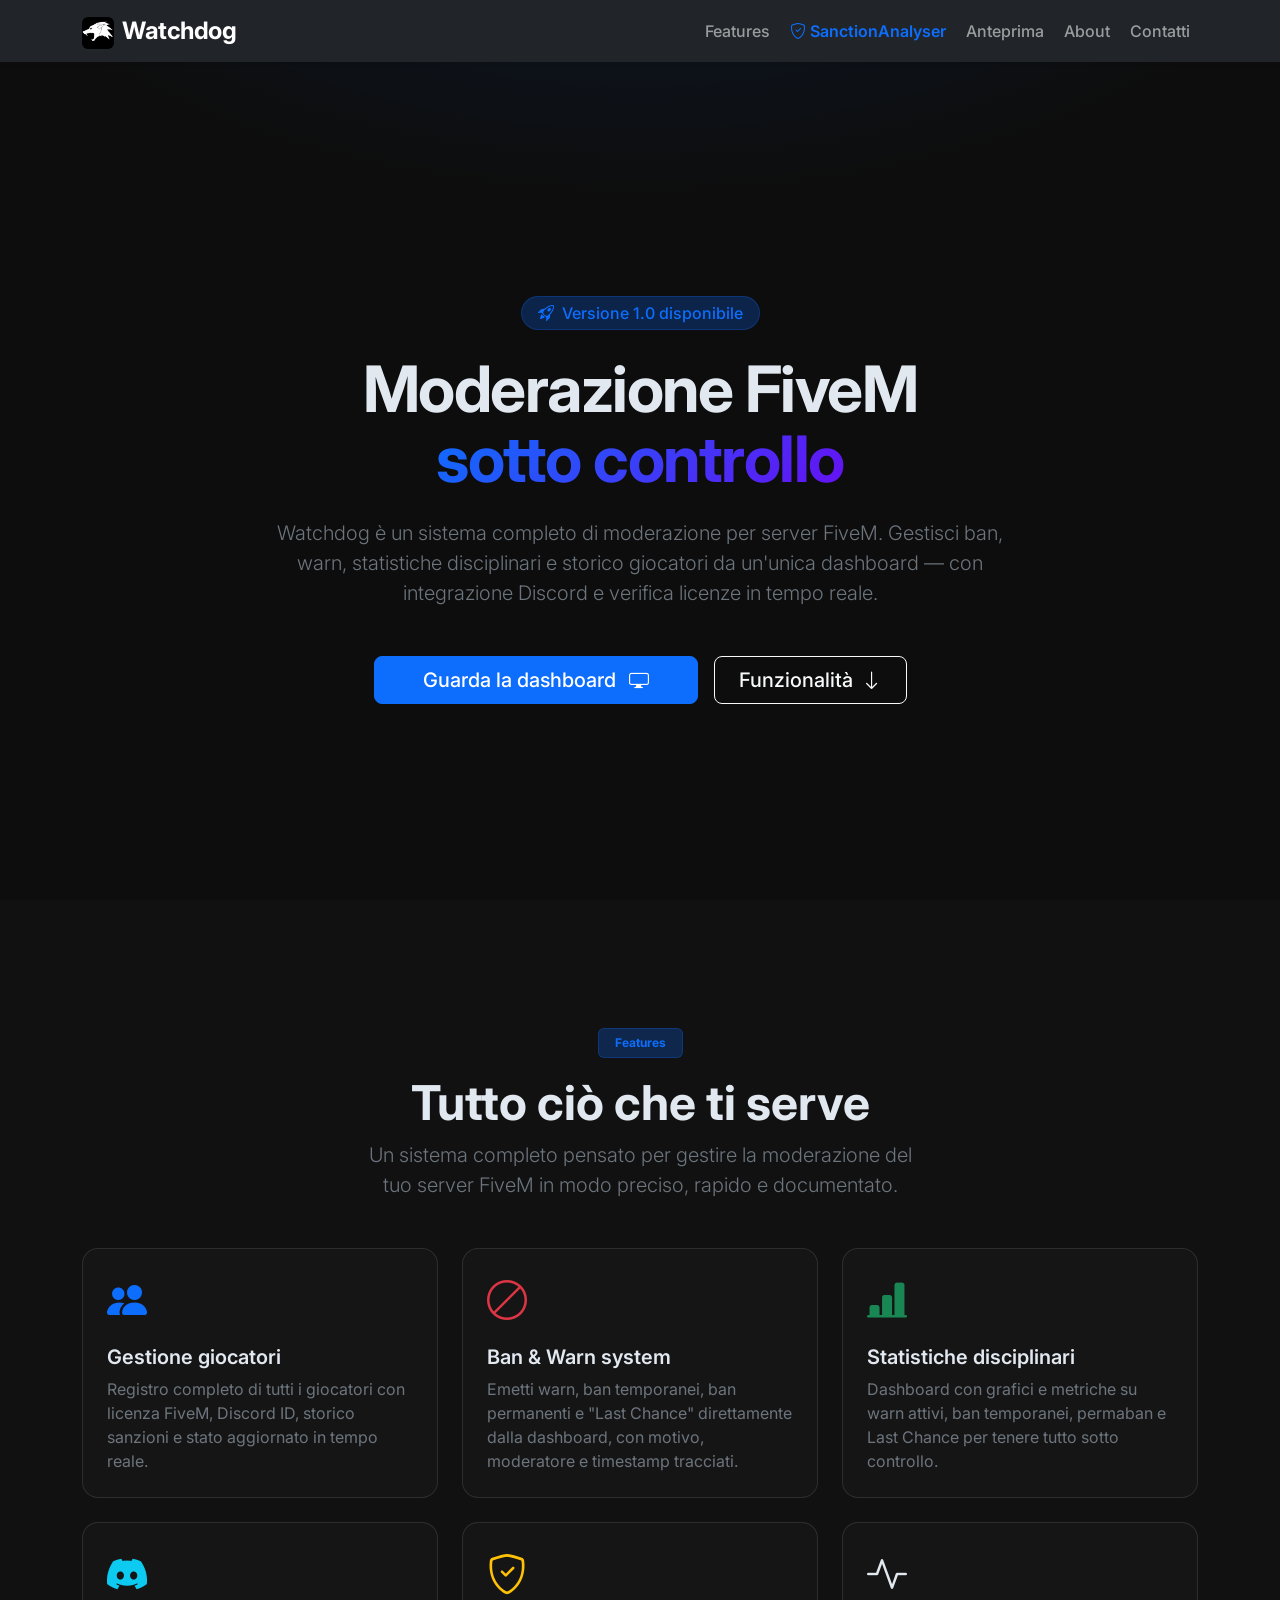
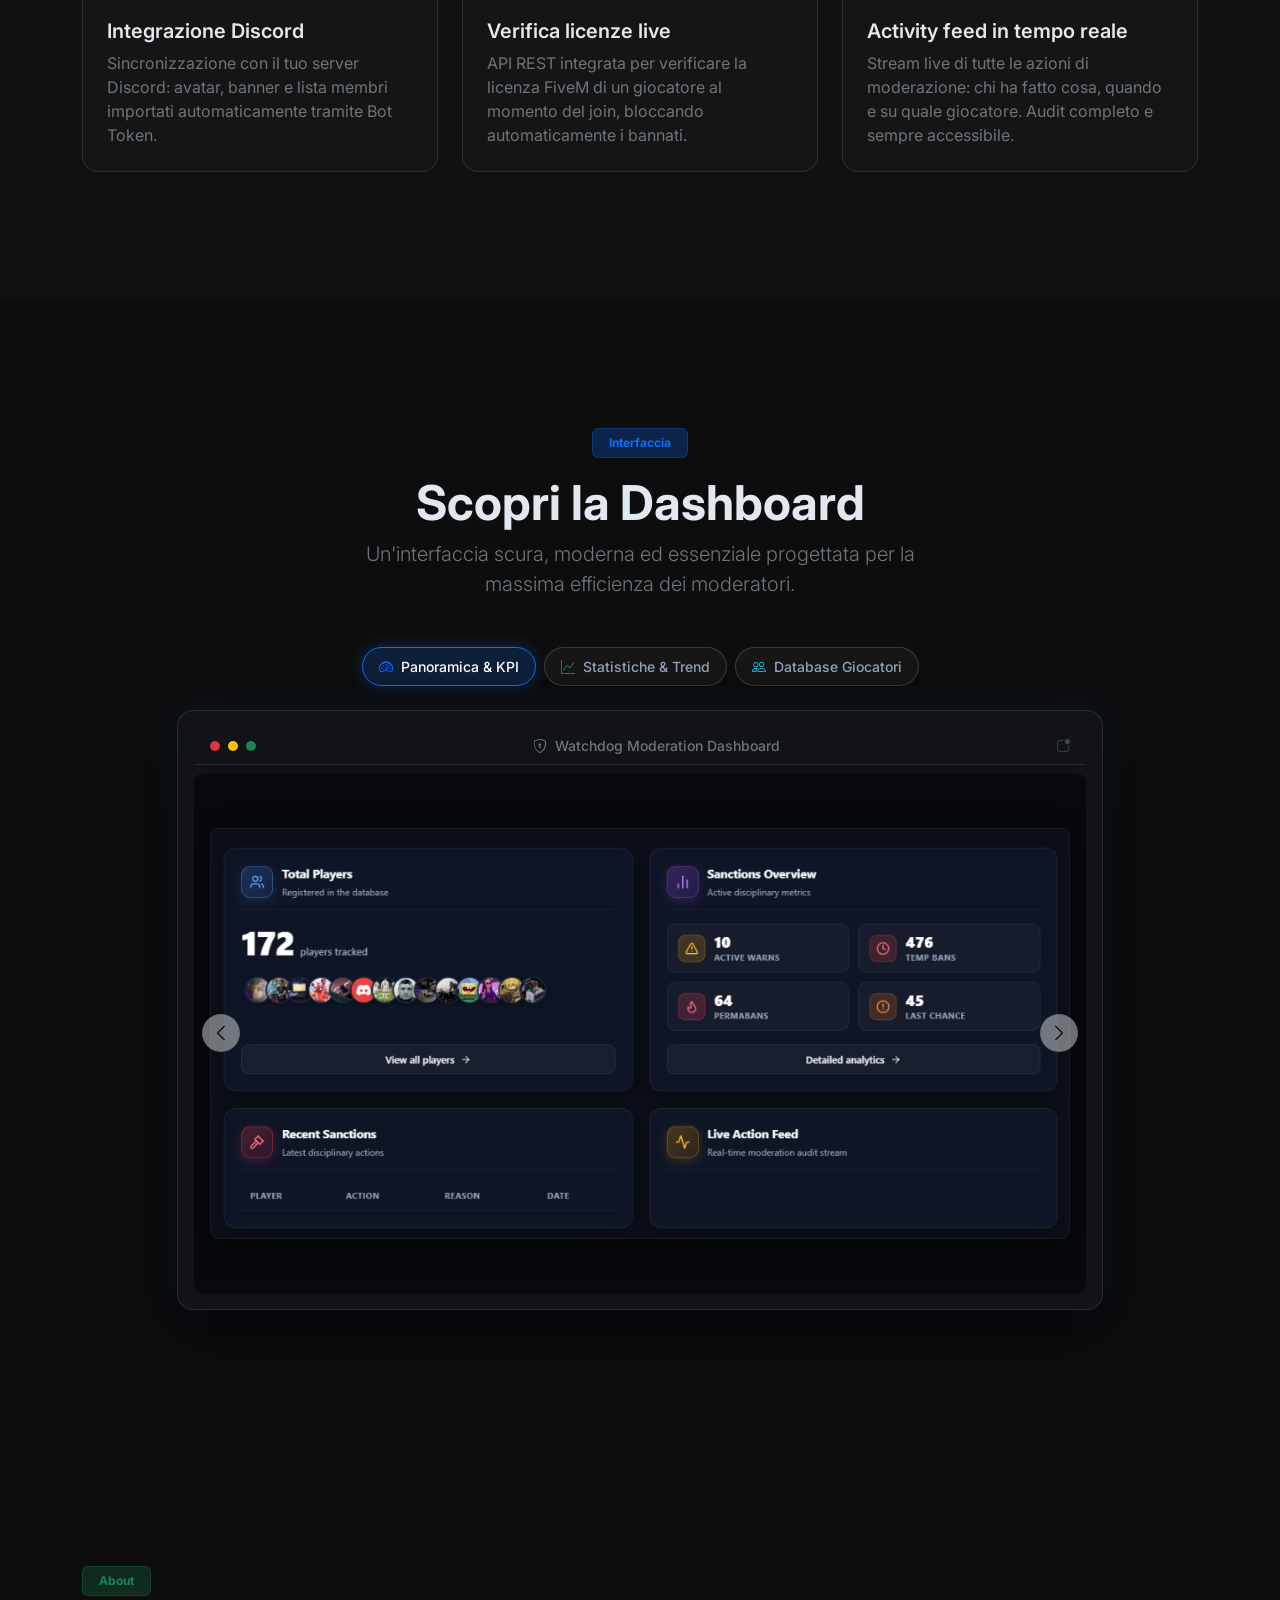
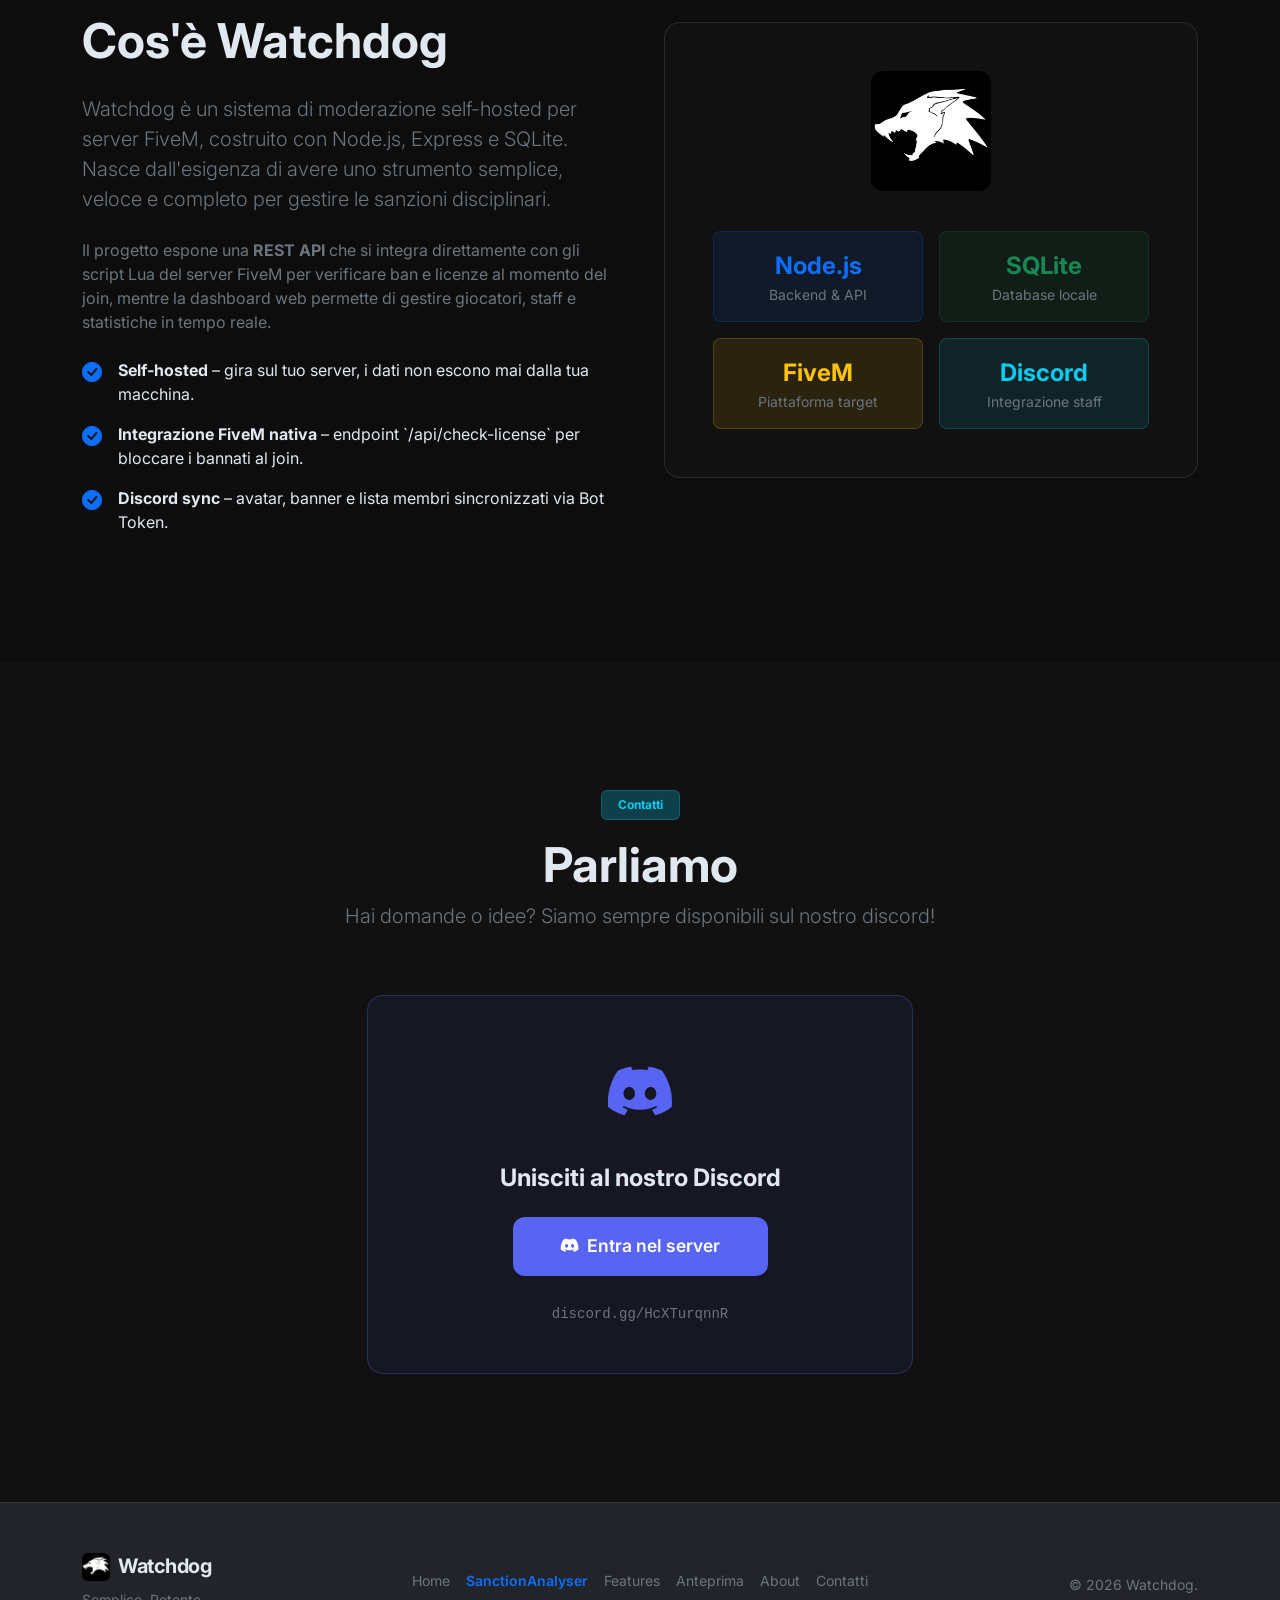
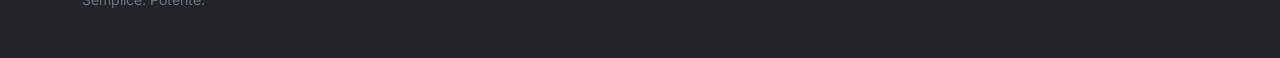
<file: index.html>
<!DOCTYPE html>
<html lang="it" data-bs-theme="dark">
<head>
  <meta charset="UTF-8" />
  <meta name="viewport" content="width=device-width, initial-scale=1.0" />
  <title>Watchdog – Sistema di Moderazione FiveM</title>
  <meta name="description" content="Dashboard completa per gestire ban, warn, statistiche e giocatori del tuo server FiveM. Integrazione Discord e verifica licenze in tempo reale." />
  <link rel="icon" type="image/png" href="https://daniildostom.github.io/Watchdog/assets/img/logo.png" />

  <!-- Open Graph (Discord, Telegram, WhatsApp, ecc.) -->
  <meta property="og:type"        content="website" />
  <meta property="og:url"         content="https://daniildostom.github.io/Watchdog/" />
  <meta property="og:title"       content="Watchdog – Sistema di Moderazione FiveM" />
  <meta property="og:description" content="Dashboard completa per gestire ban, warn, statistiche e giocatori del tuo server FiveM. Integrazione Discord e verifica licenze in tempo reale." />
  <meta property="og:image"       content="https://daniildostom.github.io/Watchdog/assets/img/logo.png" />
  <meta property="og:image:width"  content="900" />
  <meta property="og:image:height" content="900" />
  <meta property="og:locale"      content="it_IT" />

  <!-- Twitter Card -->
  <meta name="twitter:card"        content="summary" />
  <meta name="twitter:title"       content="Watchdog – Sistema di Moderazione FiveM" />
  <meta name="twitter:description" content="Dashboard completa per gestire ban, warn, statistiche e giocatori del tuo server FiveM." />
  <meta name="twitter:image"       content="https://daniildostom.github.io/Watchdog/assets/img/logo.png" />

  <!-- Bootstrap 5 CSS -->
  <link href="https://cdn.jsdelivr.net/npm/bootstrap@5.3.3/dist/css/bootstrap.min.css" rel="stylesheet" />
  <!-- Bootstrap Icons -->
  <link href="https://cdn.jsdelivr.net/npm/bootstrap-icons@1.11.3/font/bootstrap-icons.css" rel="stylesheet" />
  <!-- Custom CSS -->
  <link rel="stylesheet" href="assets/css/style.css" />
</head>
<body>

  <!-- ==================== NAVBAR ==================== -->
  <nav class="navbar navbar-expand-lg navbar-dark fixed-top bg-dark bg-opacity-90 shadow-sm">
    <div class="container">
      <a class="navbar-brand fw-bold fs-4" href="#">
        <img src="assets/img/logo.png" alt="Watchdog" width="32" height="32" class="me-2" style="border-radius: 6px;">Watchdog
      </a>
      <button class="navbar-toggler" type="button" data-bs-toggle="collapse" data-bs-target="#navbarNav">
        <span class="navbar-toggler-icon"></span>
      </button>
      <div class="collapse navbar-collapse" id="navbarNav">
        <ul class="navbar-nav ms-auto gap-1 align-items-lg-center">
          <li class="nav-item"><a class="nav-link" href="#features">Features</a></li>
          <li class="nav-item"><a class="nav-link text-primary fw-semibold" href="sanction-analyser.html"><i class="bi bi-shield-check me-1"></i>SanctionAnalyser</a></li>
          <li class="nav-item"><a class="nav-link" href="#preview">Anteprima</a></li>
          <li class="nav-item"><a class="nav-link" href="#about">About</a></li>
          <li class="nav-item"><a class="nav-link" href="#contact">Contatti</a></li>
        </ul>
      </div>
    </div>
  </nav>

  <!-- ==================== HERO ==================== -->
  <section id="hero" class="hero-section d-flex align-items-center text-center">
    <div class="container py-5">
      <div class="row justify-content-center">
        <div class="col-lg-8">
          <div class="hero-badge badge bg-primary bg-opacity-25 text-primary border border-primary border-opacity-25 px-3 py-2 mb-4 fs-6">
            <i class="bi bi-rocket-takeoff me-1"></i> Versione 1.0 disponibile
          </div>
          <h1 class="display-3 fw-bold mb-4 hero-title">
            Moderazione FiveM<br/><span class="text-gradient">sotto controllo</span>
          </h1>
          <p class="lead text-secondary mb-5">
            Watchdog è un sistema completo di moderazione per server FiveM. Gestisci ban, warn, statistiche disciplinari e storico giocatori da un'unica dashboard — con integrazione Discord e verifica licenze in tempo reale.
          </p>
          <div class="d-flex flex-wrap gap-3 justify-content-center">
            <a href="#preview" class="btn btn-primary btn-lg px-5">
              Guarda la dashboard <i class="bi bi-display ms-2"></i>
            </a>
            <a href="#features" class="btn btn-outline-light btn-lg px-4">
              Funzionalità <i class="bi bi-arrow-down ms-1"></i>
            </a>
          </div>
        </div>
      </div>


    </div>
  </section>

  <!-- ==================== FEATURES ==================== -->
  <section id="features" class="py-6 bg-dark-subtle">
    <div class="container py-5">
      <div class="text-center mb-5">
        <span class="badge bg-primary bg-opacity-25 text-primary border border-primary border-opacity-25 px-3 py-2 mb-3">Features</span>
        <h2 class="display-5 fw-bold">Tutto ciò che ti serve</h2>
        <p class="text-secondary lead col-lg-6 mx-auto">Un sistema completo pensato per gestire la moderazione del tuo server FiveM in modo preciso, rapido e documentato.</p>
      </div>

      <div class="row g-4">
        <div class="col-md-6 col-lg-4">
          <div class="feature-card h-100 p-4 rounded-4 border border-secondary border-opacity-25">
            <div class="feature-icon mb-3">
              <i class="bi bi-people-fill fs-1 text-primary"></i>
            </div>
            <h5 class="fw-semibold mb-2">Gestione giocatori</h5>
            <p class="text-secondary mb-0">Registro completo di tutti i giocatori con licenza FiveM, Discord ID, storico sanzioni e stato aggiornato in tempo reale.</p>
          </div>
        </div>
        <div class="col-md-6 col-lg-4">
          <div class="feature-card h-100 p-4 rounded-4 border border-secondary border-opacity-25">
            <div class="feature-icon mb-3">
              <i class="bi bi-ban fs-1 text-danger"></i>
            </div>
            <h5 class="fw-semibold mb-2">Ban & Warn system</h5>
            <p class="text-secondary mb-0">Emetti warn, ban temporanei, ban permanenti e "Last Chance" direttamente dalla dashboard, con motivo, moderatore e timestamp tracciati.</p>
          </div>
        </div>
        <div class="col-md-6 col-lg-4">
          <div class="feature-card h-100 p-4 rounded-4 border border-secondary border-opacity-25">
            <div class="feature-icon mb-3">
              <i class="bi bi-bar-chart-line-fill fs-1 text-success"></i>
            </div>
            <h5 class="fw-semibold mb-2">Statistiche disciplinari</h5>
            <p class="text-secondary mb-0">Dashboard con grafici e metriche su warn attivi, ban temporanei, permaban e Last Chance per tenere tutto sotto controllo.</p>
          </div>
        </div>
        <div class="col-md-6 col-lg-4">
          <div class="feature-card h-100 p-4 rounded-4 border border-secondary border-opacity-25">
            <div class="feature-icon mb-3">
              <i class="bi bi-discord fs-1 text-info"></i>
            </div>
            <h5 class="fw-semibold mb-2">Integrazione Discord</h5>
            <p class="text-secondary mb-0">Sincronizzazione con il tuo server Discord: avatar, banner e lista membri importati automaticamente tramite Bot Token.</p>
          </div>
        </div>
        <div class="col-md-6 col-lg-4">
          <div class="feature-card h-100 p-4 rounded-4 border border-secondary border-opacity-25">
            <div class="feature-icon mb-3">
              <i class="bi bi-shield-check fs-1 text-warning"></i>
            </div>
            <h5 class="fw-semibold mb-2">Verifica licenze live</h5>
            <p class="text-secondary mb-0">API REST integrata per verificare la licenza FiveM di un giocatore al momento del join, bloccando automaticamente i bannati.</p>
          </div>
        </div>
        <div class="col-md-6 col-lg-4">
          <div class="feature-card h-100 p-4 rounded-4 border border-secondary border-opacity-25">
            <div class="feature-icon mb-3">
              <i class="bi bi-activity fs-1 text-purple"></i>
            </div>
            <h5 class="fw-semibold mb-2">Activity feed in tempo reale</h5>
            <p class="text-secondary mb-0">Stream live di tutte le azioni di moderazione: chi ha fatto cosa, quando e su quale giocatore. Audit completo e sempre accessibile.</p>
          </div>
        </div>
      </div>
    </div>
  </section>

  <!-- ==================== PREVIEW CAROUSEL ==================== -->
  <section id="preview" class="py-6">
    <div class="container py-5">
      <div class="text-center mb-5">
        <span class="badge bg-primary bg-opacity-25 text-primary border border-primary border-opacity-25 px-3 py-2 mb-3">Interfaccia</span>
        <h2 class="display-5 fw-bold">Scopri la Dashboard</h2>
        <p class="text-secondary lead col-lg-6 mx-auto">Un'interfaccia scura, moderna ed essenziale progettata per la massima efficienza dei moderatori.</p>
      </div>

      <!-- Tab buttons for carousel control -->
      <div class="d-flex flex-wrap justify-content-center gap-2 mb-4">
        <button type="button" class="btn btn-outline-secondary btn-sm px-3 py-2 rounded-pill preview-tab-btn active" data-bs-target="#watchdogCarousel" data-bs-slide-to="0">
          <i class="bi bi-speedometer2 me-1 text-primary"></i> Panoramica & KPI
        </button>
        <button type="button" class="btn btn-outline-secondary btn-sm px-3 py-2 rounded-pill preview-tab-btn" data-bs-target="#watchdogCarousel" data-bs-slide-to="1">
          <i class="bi bi-graph-up me-1 text-success"></i> Statistiche & Trend
        </button>
        <button type="button" class="btn btn-outline-secondary btn-sm px-3 py-2 rounded-pill preview-tab-btn" data-bs-target="#watchdogCarousel" data-bs-slide-to="2">
          <i class="bi bi-people me-1 text-info"></i> Database Giocatori
        </button>
      </div>

      <div class="row justify-content-center">
        <div class="col-lg-11 col-xl-10">
          <div class="carousel-window-frame p-2 p-md-3 rounded-4 border border-secondary border-opacity-25 bg-dark">
            <!-- Window header bar -->
            <div class="d-flex align-items-center justify-content-between px-3 py-2 border-bottom border-secondary border-opacity-25 mb-2">
              <div class="d-flex gap-2">
                <span class="window-dot bg-danger"></span>
                <span class="window-dot bg-warning"></span>
                <span class="window-dot bg-success"></span>
              </div>
              <div class="small text-secondary fw-medium">
                <i class="bi bi-shield-lock me-1"></i> Watchdog Moderation Dashboard
              </div>
              <div class="text-secondary small opacity-50">
                <i class="bi bi-app-indicator"></i>
              </div>
            </div>

            <!-- Carousel -->
            <div id="watchdogCarousel" class="carousel slide carousel-fade" data-bs-ride="carousel" data-bs-interval="4500">
              <!-- Slides -->
              <div class="carousel-inner rounded-3">
                <!-- Slide 1 -->
                <div class="carousel-item active">
                  <div class="carousel-slide-wrapper">
                    <img src="assets/img/preview-dashboard.png" class="carousel-preview-img" alt="Watchdog Overview Dashboard">
                  </div>
                </div>

                <!-- Slide 2 -->
                <div class="carousel-item">
                  <div class="carousel-slide-wrapper">
                    <img src="assets/img/preview-stats.png" class="carousel-preview-img" alt="Watchdog Statistics and Trends">
                  </div>
                </div>

                <!-- Slide 3 -->
                <div class="carousel-item">
                  <div class="carousel-slide-wrapper">
                    <img src="assets/img/preview-players.png" class="carousel-preview-img" alt="Watchdog Players Database">
                  </div>
                </div>
              </div>

              <!-- Controls -->
              <button class="carousel-control-prev" type="button" data-bs-target="#watchdogCarousel" data-bs-slide="prev">
                <span class="carousel-control-prev-icon" aria-hidden="true"></span>
                <span class="visually-hidden">Precedente</span>
              </button>
              <button class="carousel-control-next" type="button" data-bs-target="#watchdogCarousel" data-bs-slide="next">
                <span class="carousel-control-next-icon" aria-hidden="true"></span>
                <span class="visually-hidden">Successivo</span>
              </button>
            </div>
          </div>
        </div>
      </div>
    </div>
  </section>


  <!-- ==================== ABOUT ==================== -->
  <section id="about" class="py-6">
    <div class="container py-5">
      <div class="row align-items-center g-5">
        <div class="col-lg-6">
          <span class="badge bg-success bg-opacity-25 text-success border border-success border-opacity-25 px-3 py-2 mb-3">About</span>
          <h2 class="display-5 fw-bold mb-4">Cos'è Watchdog</h2>
          <p class="text-secondary lead mb-4">
            Watchdog è un sistema di moderazione self-hosted per server FiveM, costruito con Node.js, Express e SQLite. Nasce dall'esigenza di avere uno strumento semplice, veloce e completo per gestire le sanzioni disciplinari.
          </p>
          <p class="text-secondary mb-4">
            Il progetto espone una <strong>REST API</strong> che si integra direttamente con gli script Lua del server FiveM per verificare ban e licenze al momento del join, mentre la dashboard web permette di gestire giocatori, staff e statistiche in tempo reale.
          </p>
          <div class="d-flex flex-column gap-3">
            <div class="d-flex align-items-start gap-3">
              <div class="check-icon flex-shrink-0"><i class="bi bi-check-circle-fill text-primary fs-5"></i></div>
              <div>
                <strong>Self-hosted</strong> – gira sul tuo server, i dati non escono mai dalla tua macchina.
              </div>
            </div>
            <div class="d-flex align-items-start gap-3">
              <div class="check-icon flex-shrink-0"><i class="bi bi-check-circle-fill text-primary fs-5"></i></div>
              <div>
                <strong>Integrazione FiveM nativa</strong> – endpoint `/api/check-license` per bloccare i bannati al join.
              </div>
            </div>
            <div class="d-flex align-items-start gap-3">
              <div class="check-icon flex-shrink-0"><i class="bi bi-check-circle-fill text-primary fs-5"></i></div>
              <div>
                <strong>Discord sync</strong> – avatar, banner e lista membri sincronizzati via Bot Token.
              </div>
            </div>
          </div>
        </div>
        <div class="col-lg-6">
          <div class="about-visual rounded-4 p-5 bg-dark-subtle border border-secondary border-opacity-25 text-center">
            <img src="assets/img/logo.png" alt="Watchdog" class="mb-3" style="width: 120px; height: 120px; object-fit: contain; border-radius: 12px;">
            <div class="row g-3 mt-2">
              <div class="col-6">
                <div class="p-3 rounded-3" style="background: rgba(13,110,253,0.1); border: 1px solid rgba(13,110,253,0.2);">
                  <div class="fw-bold text-primary fs-4">Node.js</div>
                  <div class="text-secondary small">Backend & API</div>
                </div>
              </div>
              <div class="col-6">
                <div class="p-3 rounded-3" style="background: rgba(25,135,84,0.1); border: 1px solid rgba(25,135,84,0.2);">
                  <div class="fw-bold text-success fs-4">SQLite</div>
                  <div class="text-secondary small">Database locale</div>
                </div>
              </div>
              <div class="col-6">
                <div class="p-3 rounded-3" style="background: rgba(255,193,7,0.1); border: 1px solid rgba(255,193,7,0.2);">
                  <div class="fw-bold text-warning fs-4">FiveM</div>
                  <div class="text-secondary small">Piattaforma target</div>
                </div>
              </div>
              <div class="col-6">
                <div class="p-3 rounded-3" style="background: rgba(13,202,240,0.1); border: 1px solid rgba(13,202,240,0.2);">
                  <div class="fw-bold text-info fs-4">Discord</div>
                  <div class="text-secondary small">Integrazione staff</div>
                </div>
              </div>
            </div>
          </div>
        </div>
      </div>
    </div>
  </section>

  <!-- ==================== CONTACT ==================== -->
  <section id="contact" class="py-6 bg-dark-subtle">
    <div class="container py-5">
      <div class="row justify-content-center">
        <div class="col-lg-8 text-center mb-5">
          <span class="badge bg-info bg-opacity-25 text-info border border-info border-opacity-25 px-3 py-2 mb-3">Contatti</span>
          <h2 class="display-5 fw-bold">Parliamo</h2>
          <p class="text-secondary lead">Hai domande o idee? Siamo sempre disponibili sul nostro discord!</p>
        </div>
      </div>

      <!-- Discord invite box -->
      <div class="row justify-content-center">
        <div class="col-lg-6 col-md-8">
          <div class="discord-box text-center p-5 rounded-4 border border-secondary border-opacity-25" style="background: rgba(88,101,242,0.08); border-color: rgba(88,101,242,0.3) !important;">
            <div class="mb-4">
              <i class="bi bi-discord" style="font-size: 4rem; color: #5865F2;"></i>
            </div>
            <h4 class="fw-bold mb-4">Unisciti al nostro Discord</h4>
            <a href="https://discord.gg/HcXTurqnnR" target="_blank"
               class="btn btn-lg px-5 py-3 fw-semibold"
               style="background: #5865F2; color: #fff; border: none; border-radius: 12px; font-size: 1.1rem; transition: transform 0.2s, box-shadow 0.2s;"
               onmouseover="this.style.transform='translateY(-3px)';this.style.boxShadow='0 8px 24px rgba(88,101,242,0.4)';"
               onmouseout="this.style.transform='';this.style.boxShadow='';">
              <i class="bi bi-discord me-2"></i>Entra nel server
            </a>
            <div class="mt-4">
              <code class="text-secondary small">discord.gg/HcXTurqnnR</code>
            </div>
          </div>
        </div>
      </div>
    </div>
  </section>


  <!-- ==================== FOOTER ==================== -->
  <footer class="footer py-5 bg-dark border-top border-secondary border-opacity-25">
    <div class="container">
      <div class="row align-items-center">
        <div class="col-md-4 mb-3 mb-md-0">
          <a class="navbar-brand fw-bold fs-5" href="#">
            <img src="assets/img/logo.png" alt="Watchdog" width="28" height="28" class="me-2" style="border-radius: 6px;">Watchdog
          </a>
          <p class="text-secondary small mt-2 mb-0">Semplice. Potente.</p>
        </div>
        <div class="col-md-4 text-center mb-3 mb-md-0">
          <div class="d-flex gap-3 justify-content-center">
            <a href="#hero" class="text-secondary text-decoration-none small hover-primary">Home</a>
            <a href="sanction-analyser.html" class="text-primary text-decoration-none small fw-semibold">SanctionAnalyser</a>
            <a href="#features" class="text-secondary text-decoration-none small">Features</a>
            <a href="#preview" class="text-secondary text-decoration-none small">Anteprima</a>
            <a href="#about" class="text-secondary text-decoration-none small">About</a>
            <a href="#contact" class="text-secondary text-decoration-none small">Contatti</a>
          </div>
        </div>
        <div class="col-md-4 text-md-end">
          <p class="text-secondary small mt-2 mb-0">&copy; 2026 Watchdog.</p>
        </div>
      </div>
    </div>
  </footer>

  <!-- Bootstrap 5 JS -->
  <script src="https://cdn.jsdelivr.net/npm/bootstrap@5.3.3/dist/js/bootstrap.bundle.min.js"></script>
  <!-- Custom JS -->
  <script src="assets/js/main.js"></script>
</body>
</html>
</file>
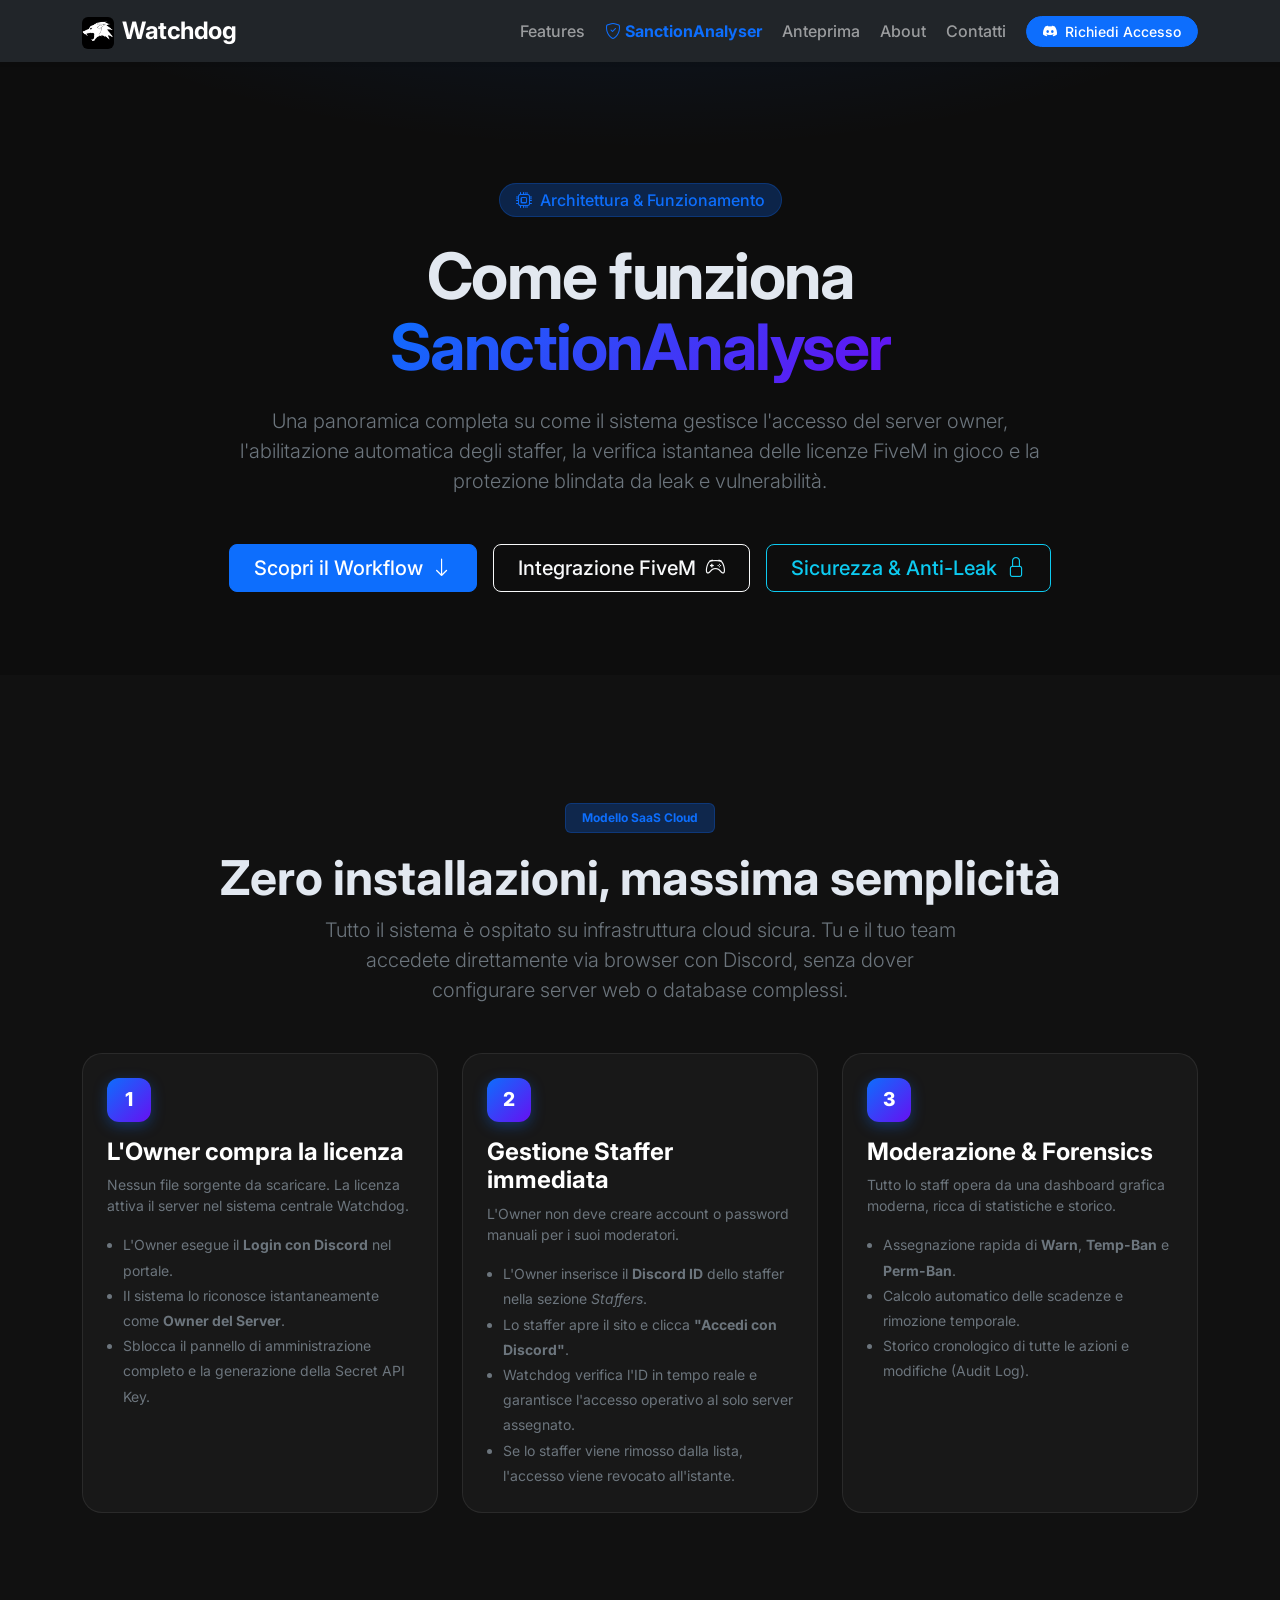
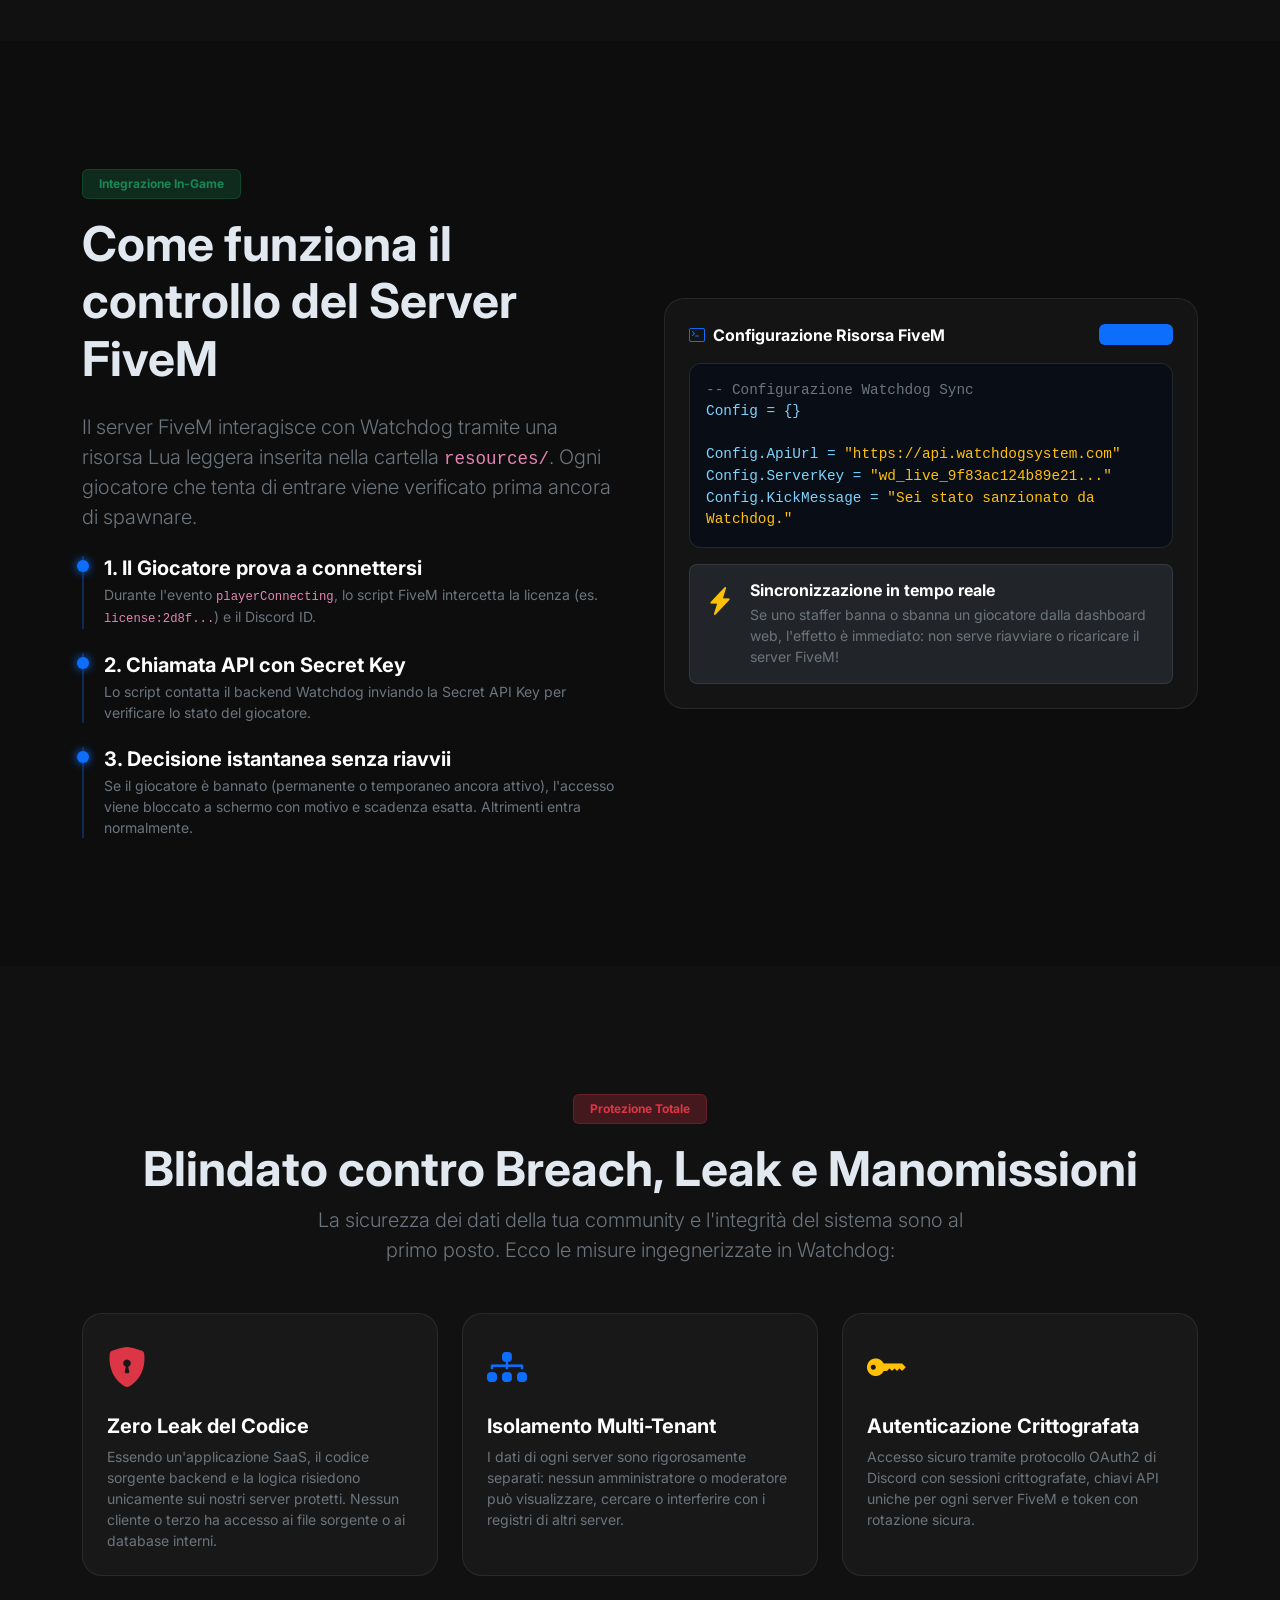
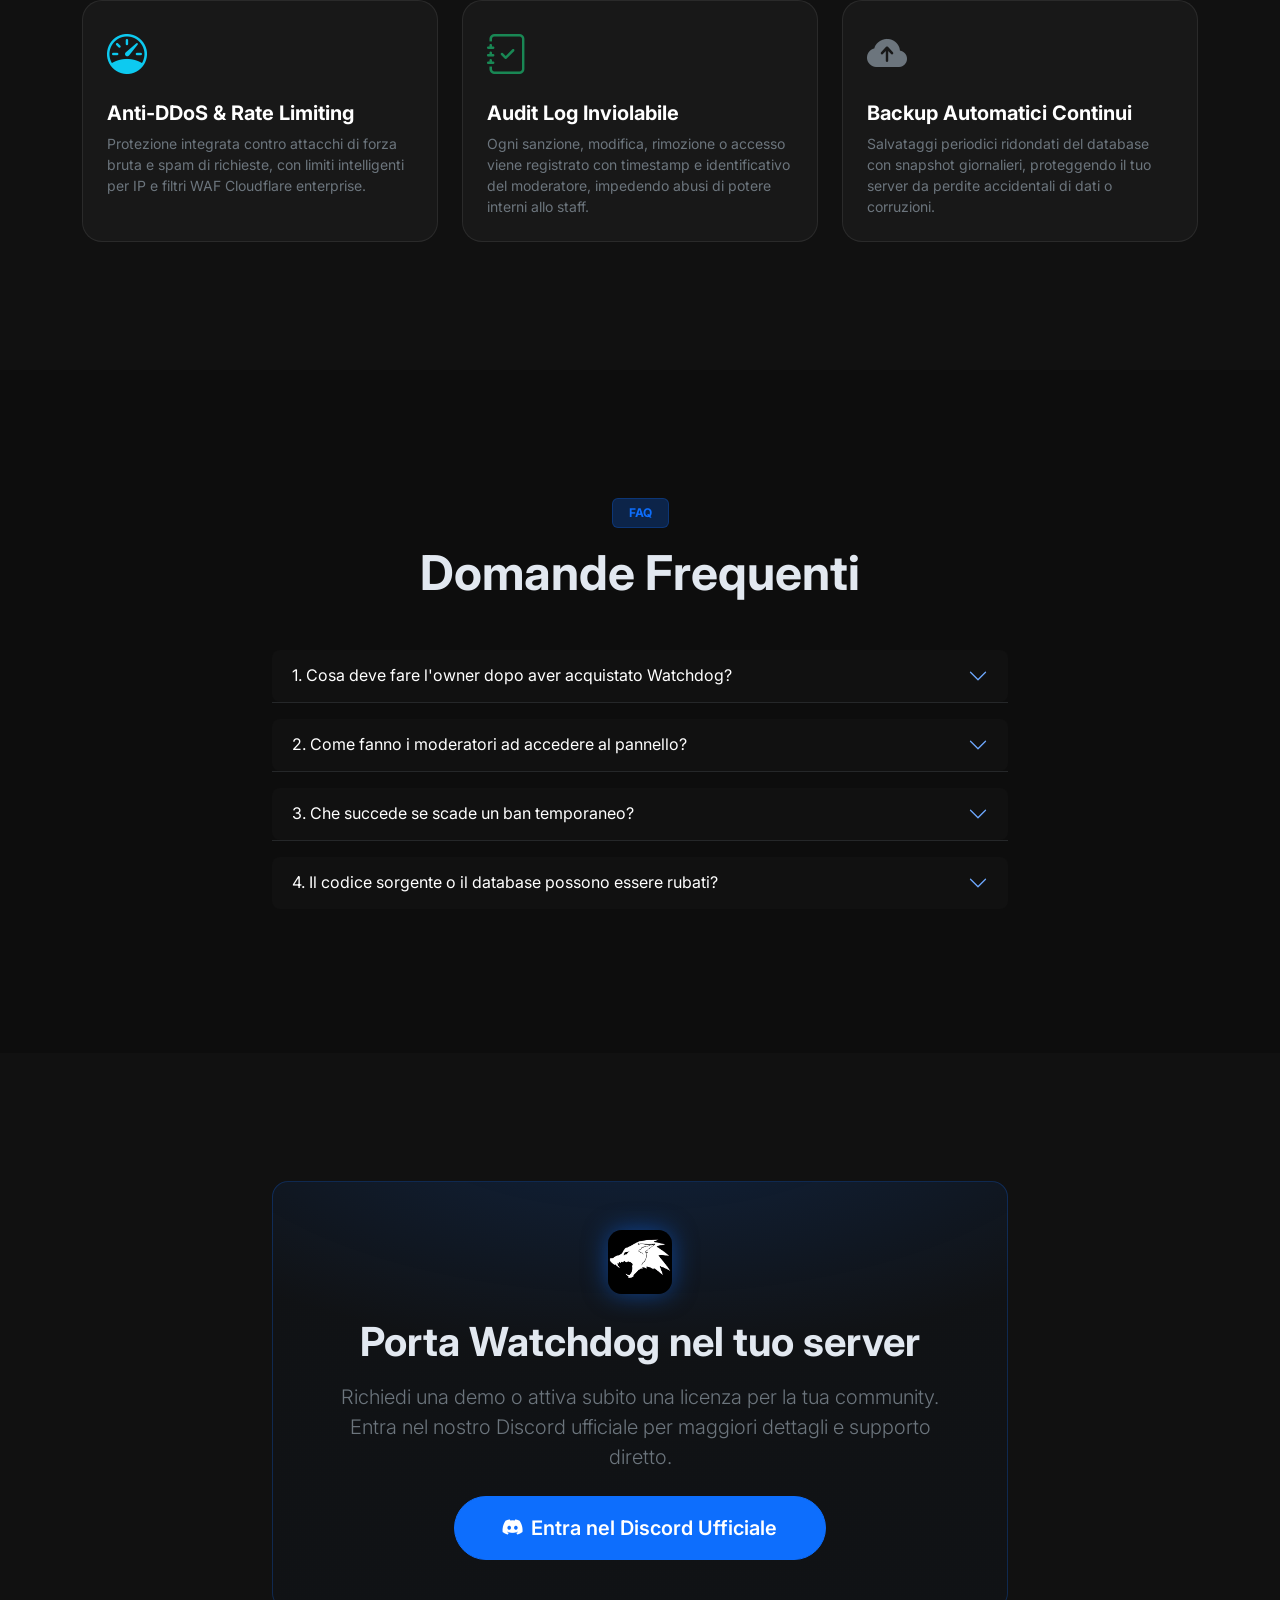
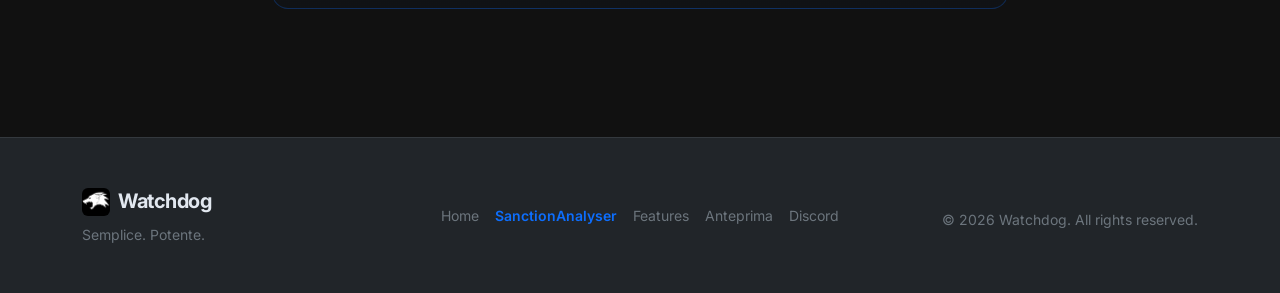
<file: sanction-analyser.html>
<!DOCTYPE html>
<html lang="it" data-bs-theme="dark">
<head>
  <meta charset="UTF-8" />
  <meta name="viewport" content="width=device-width, initial-scale=1.0" />
  <title>SanctionAnalyser – Come Funziona | Watchdog</title>
  <meta name="description" content="Guida e funzionamento dettagliato di SanctionAnalyser: architettura SaaS, integrazione FiveM in tempo reale, gestione staff e sicurezza dati per server FiveM." />
  <link rel="icon" type="image/png" href="assets/img/logo.png" />

  <!-- Open Graph -->
  <meta property="og:type"        content="website" />
  <meta property="og:url"         content="https://daniildostom.github.io/Watchdog/sanction-analyser.html" />
  <meta property="og:title"       content="SanctionAnalyser – Guida e Funzionamento | Watchdog" />
  <meta property="og:description" content="Come funziona SanctionAnalyser: architettura SaaS, gestione staff, verifica licenze FiveM in tempo reale e sicurezza anti-breach." />
  <meta property="og:image"       content="https://daniildostom.github.io/Watchdog/assets/img/logo.png" />

  <!-- Bootstrap 5 CSS & Icons -->
  <link href="https://cdn.jsdelivr.net/npm/bootstrap@5.3.3/dist/css/bootstrap.min.css" rel="stylesheet" />
  <link href="https://cdn.jsdelivr.net/npm/bootstrap-icons@1.11.3/font/bootstrap-icons.css" rel="stylesheet" />
  <!-- Custom CSS -->
  <link rel="stylesheet" href="assets/css/style.css" />
  <style>
    .step-badge {
      width: 44px;
      height: 44px;
      border-radius: 12px;
      display: flex;
      align-items: center;
      justify-content: center;
      font-weight: 800;
      font-size: 1.2rem;
      background: linear-gradient(135deg, #0d6efd, #6610f2);
      color: #fff;
      flex-shrink: 0;
      box-shadow: 0 4px 14px rgba(13,110,253,0.35);
    }
    .flow-card {
      background: rgba(255, 255, 255, 0.03);
      border: 1px solid rgba(255, 255, 255, 0.08);
      border-radius: 20px;
      transition: transform 0.25s ease, border-color 0.25s ease, box-shadow 0.25s ease;
    }
    .flow-card:hover {
      transform: translateY(-4px);
      border-color: rgba(13, 110, 253, 0.4);
      box-shadow: 0 12px 30px rgba(0, 0, 0, 0.45), 0 0 20px rgba(13, 110, 253, 0.15);
    }
    .code-box {
      background: #090d16;
      border: 1px solid rgba(255, 255, 255, 0.1);
      border-radius: 12px;
      padding: 16px;
      font-family: 'SFMono-Regular', Consolas, 'Liberation Mono', Menlo, monospace;
      font-size: 0.9rem;
      color: #7dd3fc;
    }
    .diagram-step {
      position: relative;
      padding-left: 20px;
      border-left: 2px solid rgba(13, 110, 253, 0.3);
    }
    .diagram-step::before {
      content: '';
      position: absolute;
      left: -7px;
      top: 4px;
      width: 12px;
      height: 12px;
      border-radius: 50%;
      background: #0d6efd;
      box-shadow: 0 0 10px #0d6efd;
    }
  </style>
</head>
<body>

  <!-- ==================== NAVBAR ==================== -->
  <nav class="navbar navbar-expand-lg navbar-dark fixed-top bg-dark bg-opacity-90 shadow-sm">
    <div class="container">
      <a class="navbar-brand fw-bold fs-4" href="index.html">
        <img src="assets/img/logo.png" alt="Watchdog" width="32" height="32" class="me-2" style="border-radius: 6px;">Watchdog
      </a>
      <button class="navbar-toggler" type="button" data-bs-toggle="collapse" data-bs-target="#navbarNav">
        <span class="navbar-toggler-icon"></span>
      </button>
      <div class="collapse navbar-collapse" id="navbarNav">
        <ul class="navbar-nav ms-auto gap-1 align-items-lg-center">
          <li class="nav-item"><a class="nav-link" href="index.html#features">Features</a></li>
          <li class="nav-item"><a class="nav-link active fw-bold text-primary" href="sanction-analyser.html"><i class="bi bi-shield-check me-1"></i>SanctionAnalyser</a></li>
          <li class="nav-item"><a class="nav-link" href="index.html#preview">Anteprima</a></li>
          <li class="nav-item"><a class="nav-link" href="index.html#about">About</a></li>
          <li class="nav-item"><a class="nav-link" href="index.html#contact">Contatti</a></li>
          <li class="nav-item ms-lg-2">
            <a href="https://discord.gg/HcXTurqnnR" target="_blank" class="btn btn-sm btn-primary px-3 rounded-pill">
              <i class="bi bi-discord me-1"></i> Richiedi Accesso
            </a>
          </li>
        </ul>
      </div>
    </div>
  </nav>

  <!-- ==================== HERO ==================== -->
  <section class="hero-section text-center d-flex align-items-center" style="min-height: 75vh;">
    <div class="container py-5">
      <div class="row justify-content-center">
        <div class="col-lg-9">
          <div class="hero-badge badge bg-primary bg-opacity-25 text-primary border border-primary border-opacity-25 px-3 py-2 mb-4 fs-6">
            <i class="bi bi-cpu me-1"></i> Architettura & Funzionamento
          </div>
          <h1 class="display-3 fw-bold mb-4 hero-title">
            Come funziona <span class="text-gradient">SanctionAnalyser</span>
          </h1>
          <p class="lead text-secondary mb-5">
            Una panoramica completa su come il sistema gestisce l'accesso del server owner, l'abilitazione automatica degli staffer, la verifica istantanea delle licenze FiveM in gioco e la protezione blindata da leak e vulnerabilità.
          </p>
          <div class="d-flex flex-wrap gap-3 justify-content-center">
            <a href="#workflow" class="btn btn-primary btn-lg px-4">
              Scopri il Workflow <i class="bi bi-arrow-down ms-1"></i>
            </a>
            <a href="#fivem-sync" class="btn btn-outline-light btn-lg px-4">
              Integrazione FiveM <i class="bi bi-controller ms-1"></i>
            </a>
            <a href="#security" class="btn btn-outline-info btn-lg px-4">
              Sicurezza & Anti-Leak <i class="bi bi-lock ms-1"></i>
            </a>
          </div>
        </div>
      </div>
    </div>
  </section>

  <!-- ==================== WORKFLOW: OWNER & STAFF ==================== -->
  <section id="workflow" class="py-6 bg-dark-subtle">
    <div class="container py-5">
      <div class="text-center mb-5">
        <span class="badge bg-primary bg-opacity-25 text-primary border border-primary border-opacity-25 px-3 py-2 mb-3">Modello SaaS Cloud</span>
        <h2 class="display-5 fw-bold">Zero installazioni, massima semplicità</h2>
        <p class="text-secondary lead col-lg-7 mx-auto">
          Tutto il sistema è ospitato su infrastruttura cloud sicura. Tu e il tuo team accedete direttamente via browser con Discord, senza dover configurare server web o database complessi.
        </p>
      </div>

      <div class="row g-4">
        <!-- Card 1: Owner -->
        <div class="col-lg-4">
          <div class="flow-card p-4 h-100">
            <div class="step-badge mb-3">1</div>
            <h4 class="fw-bold text-white mb-2">L'Owner compra la licenza</h4>
            <p class="text-secondary small mb-3">Nessun file sorgente da scaricare. La licenza attiva il server nel sistema centrale Watchdog.</p>
            <ul class="text-secondary small ps-3 mb-0" style="line-height: 1.8;">
              <li>L'Owner esegue il <strong>Login con Discord</strong> nel portale.</li>
              <li>Il sistema lo riconosce istantaneamente come <strong>Owner del Server</strong>.</li>
              <li>Sblocca il pannello di amministrazione completo e la generazione della Secret API Key.</li>
            </ul>
          </div>
        </div>

        <!-- Card 2: Staff Management -->
        <div class="col-lg-4">
          <div class="flow-card p-4 h-100">
            <div class="step-badge mb-3">2</div>
            <h4 class="fw-bold text-white mb-2">Gestione Staffer immediata</h4>
            <p class="text-secondary small mb-3">L'Owner non deve creare account o password manuali per i suoi moderatori.</p>
            <ul class="text-secondary small ps-3 mb-0" style="line-height: 1.8;">
              <li>L'Owner inserisce il <strong>Discord ID</strong> dello staffer nella sezione <em>Staffers</em>.</li>
              <li>Lo staffer apre il sito e clicca <strong>"Accedi con Discord"</strong>.</li>
              <li>Watchdog verifica l'ID in tempo reale e garantisce l'accesso operativo al solo server assegnato.</li>
              <li>Se lo staffer viene rimosso dalla lista, l'accesso viene revocato all'istante.</li>
            </ul>
          </div>
        </div>

        <!-- Card 3: Operatività -->
        <div class="col-lg-4">
          <div class="flow-card p-4 h-100">
            <div class="step-badge mb-3">3</div>
            <h4 class="fw-bold text-white mb-2">Moderazione & Forensics</h4>
            <p class="text-secondary small mb-3">Tutto lo staff opera da una dashboard grafica moderna, ricca di statistiche e storico.</p>
            <ul class="text-secondary small ps-3 mb-0" style="line-height: 1.8;">
              <li>Assegnazione rapida di <strong>Warn</strong>, <strong>Temp-Ban</strong> e <strong>Perm-Ban</strong>.</li>
              <li>Calcolo automatico delle scadenze e rimozione temporale.</li>
              <li>Storico cronologico di tutte le azioni e modifiche (Audit Log).</li>
            </ul>
          </div>
        </div>
      </div>
    </div>
  </section>

  <!-- ==================== FIVEM INTEGRATION ==================== -->
  <section id="fivem-sync" class="py-6">
    <div class="container py-5">
      <div class="row align-items-center g-5">
        <div class="col-lg-6">
          <span class="badge bg-success bg-opacity-25 text-success border border-success border-opacity-25 px-3 py-2 mb-3">Integrazione In-Game</span>
          <h2 class="display-5 fw-bold mb-4">Come funziona il controllo del Server FiveM</h2>
          <p class="text-secondary lead mb-4">
            Il server FiveM interagisce con Watchdog tramite una risorsa Lua leggera inserita nella cartella <code>resources/</code>. Ogni giocatore che tenta di entrare viene verificato prima ancora di spawnare.
          </p>

          <div class="d-flex flex-column gap-4">
            <div class="diagram-step">
              <h5 class="fw-bold text-white mb-1">1. Il Giocatore prova a connettersi</h5>
              <p class="text-secondary small mb-0">Durante l'evento <code>playerConnecting</code>, lo script FiveM intercetta la licenza (es. <code>license:2d8f...</code>) e il Discord ID.</p>
            </div>
            <div class="diagram-step">
              <h5 class="fw-bold text-white mb-1">2. Chiamata API con Secret Key</h5>
              <p class="text-secondary small mb-0">Lo script contatta il backend Watchdog inviando la Secret API Key per verificare lo stato del giocatore.</p>
            </div>
            <div class="diagram-step">
              <h5 class="fw-bold text-white mb-1">3. Decisione istantanea senza riavvii</h5>
              <p class="text-secondary small mb-0">Se il giocatore è bannato (permanente o temporaneo ancora attivo), l'accesso viene bloccato a schermo con motivo e scadenza esatta. Altrimenti entra normalmente.</p>
            </div>
          </div>
        </div>

        <div class="col-lg-6">
          <div class="flow-card p-4">
            <div class="d-flex justify-content-between align-items-center mb-3">
              <span class="text-white fw-bold"><i class="bi bi-terminal me-2 text-primary"></i>Configurazione Risorsa FiveM</span>
              <span class="badge bg-primary bg-opacity-20 text-primary">config.lua</span>
            </div>
            <div class="code-box mb-3">
              <span class="text-secondary">-- Configurazione Watchdog Sync</span><br/>
              Config = {}<br/><br/>
              Config.ApiUrl = <span class="text-warning">"https://api.watchdogsystem.com"</span><br/>
              Config.ServerKey = <span class="text-warning">"wd_live_9f83ac124b89e21..."</span><br/>
              Config.KickMessage = <span class="text-warning">"Sei stato sanzionato da Watchdog."</span>
            </div>
            <div class="p-3 rounded-3 bg-dark border border-secondary border-opacity-25">
              <div class="d-flex gap-3">
                <i class="bi bi-lightning-charge-fill text-warning fs-3"></i>
                <div>
                  <h6 class="text-white fw-bold mb-1">Sincronizzazione in tempo reale</h6>
                  <p class="text-secondary small mb-0">Se uno staffer banna o sbanna un giocatore dalla dashboard web, l'effetto è immediato: non serve riavviare o ricaricare il server FiveM!</p>
                </div>
              </div>
            </div>
          </div>
        </div>
      </div>
    </div>
  </section>

  <!-- ==================== SECURITY & ANTI-LEAK ==================== -->
  <section id="security" class="py-6 bg-dark-subtle">
    <div class="container py-5">
      <div class="text-center mb-5">
        <span class="badge bg-danger bg-opacity-25 text-danger border border-danger border-opacity-25 px-3 py-2 mb-3">Protezione Totale</span>
        <h2 class="display-5 fw-bold">Blindato contro Breach, Leak e Manomissioni</h2>
        <p class="text-secondary lead col-lg-7 mx-auto">
          La sicurezza dei dati della tua community e l'integrità del sistema sono al primo posto. Ecco le misure ingegnerizzate in Watchdog:
        </p>
      </div>

      <div class="row g-4">
        <div class="col-md-6 col-lg-4">
          <div class="flow-card p-4 h-100">
            <i class="bi bi-shield-lock-fill fs-1 text-danger mb-3 d-block"></i>
            <h5 class="fw-bold text-white mb-2">Zero Leak del Codice</h5>
            <p class="text-secondary small mb-0">
              Essendo un'applicazione SaaS, il codice sorgente backend e la logica risiedono unicamente sui nostri server protetti. Nessun cliente o terzo ha accesso ai file sorgente o ai database interni.
            </p>
          </div>
        </div>

        <div class="col-md-6 col-lg-4">
          <div class="flow-card p-4 h-100">
            <i class="bi bi-diagram-3-fill fs-1 text-primary mb-3 d-block"></i>
            <h5 class="fw-bold text-white mb-2">Isolamento Multi-Tenant</h5>
            <p class="text-secondary small mb-0">
              I dati di ogni server sono rigorosamente separati: nessun amministratore o moderatore può visualizzare, cercare o interferire con i registri di altri server.
            </p>
          </div>
        </div>

        <div class="col-md-6 col-lg-4">
          <div class="flow-card p-4 h-100">
            <i class="bi bi-key-fill fs-1 text-warning mb-3 d-block"></i>
            <h5 class="fw-bold text-white mb-2">Autenticazione Crittografata</h5>
            <p class="text-secondary small mb-0">
              Accesso sicuro tramite protocollo OAuth2 di Discord con sessioni crittografate, chiavi API uniche per ogni server FiveM e token con rotazione sicura.
            </p>
          </div>
        </div>

        <div class="col-md-6 col-lg-4">
          <div class="flow-card p-4 h-100">
            <i class="bi bi-speedometer fs-1 text-info mb-3 d-block"></i>
            <h5 class="fw-bold text-white mb-2">Anti-DDoS & Rate Limiting</h5>
            <p class="text-secondary small mb-0">
              Protezione integrata contro attacchi di forza bruta e spam di richieste, con limiti intelligenti per IP e filtri WAF Cloudflare enterprise.
            </p>
          </div>
        </div>

        <div class="col-md-6 col-lg-4">
          <div class="flow-card p-4 h-100">
            <i class="bi bi-journal-check fs-1 text-success mb-3 d-block"></i>
            <h5 class="fw-bold text-white mb-2">Audit Log Inviolabile</h5>
            <p class="text-secondary small mb-0">
              Ogni sanzione, modifica, rimozione o accesso viene registrato con timestamp e identificativo del moderatore, impedendo abusi di potere interni allo staff.
            </p>
          </div>
        </div>

        <div class="col-md-6 col-lg-4">
          <div class="flow-card p-4 h-100">
            <i class="bi bi-cloud-arrow-up-fill fs-1 text-secondary mb-3 d-block"></i>
            <h5 class="fw-bold text-white mb-2">Backup Automatici Continui</h5>
            <p class="text-secondary small mb-0">
              Salvataggi periodici ridondati del database con snapshot giornalieri, proteggendo il tuo server da perdite accidentali di dati o corruzioni.
            </p>
          </div>
        </div>
      </div>
    </div>
  </section>

  <!-- ==================== FAQ ==================== -->
  <section class="py-6">
    <div class="container py-5">
      <div class="text-center mb-5">
        <span class="badge bg-primary bg-opacity-25 text-primary border border-primary border-opacity-25 px-3 py-2 mb-3">FAQ</span>
        <h2 class="display-5 fw-bold">Domande Frequenti</h2>
      </div>

      <div class="row justify-content-center">
        <div class="col-lg-8">
          <div class="accordion accordion-flush" id="faqAccordion">

            <div class="accordion-item bg-transparent border-secondary border-opacity-25 mb-3">
              <h2 class="accordion-header">
                <button class="accordion-button bg-dark-subtle text-white rounded-3 collapsed" type="button" data-bs-toggle="collapse" data-bs-target="#faq1">
                  1. Cosa deve fare l'owner dopo aver acquistato Watchdog?
                </button>
              </h2>
              <div id="faq1" class="accordion-collapse collapse" data-bs-parent="#faqAccordion">
                <div class="accordion-body text-secondary">
                  Basta accedere al sito con il proprio account Discord. La dashboard sarà già attiva e configurata. Da lì potrà aggiungere i propri staffer e copiare la Secret API Key da inserire nel file di configurazione FiveM.
                </div>
              </div>
            </div>

            <div class="accordion-item bg-transparent border-secondary border-opacity-25 mb-3">
              <h2 class="accordion-header">
                <button class="accordion-button bg-dark-subtle text-white rounded-3 collapsed" type="button" data-bs-toggle="collapse" data-bs-target="#faq2">
                  2. Come fanno i moderatori ad accedere al pannello?
                </button>
              </h2>
              <div id="faq2" class="accordion-collapse collapse" data-bs-parent="#faqAccordion">
                <div class="accordion-body text-secondary">
                  L'owner aggiunge il Discord ID del moderatore nella lista "Staffers". A quel punto il moderatore va sul sito, clicca "Accedi con Discord" e viene automaticamente autorizzato a gestire solo quel server.
                </div>
              </div>
            </div>

            <div class="accordion-item bg-transparent border-secondary border-opacity-25 mb-3">
              <h2 class="accordion-header">
                <button class="accordion-button bg-dark-subtle text-white rounded-3 collapsed" type="button" data-bs-toggle="collapse" data-bs-target="#faq3">
                  3. Che succede se scade un ban temporaneo?
                </button>
              </h2>
              <div id="faq3" class="accordion-collapse collapse" data-bs-parent="#faqAccordion">
                <div class="accordion-body text-secondary">
                  Watchdog calcola con precisione di millisecondi la data e l'ora esatta di scadenza. Nel momento in cui il tempo scade, la verifica FiveM restituisce esito positivo e il giocatore può rientrare senza che lo staff debba fare nulla a mano.
                </div>
              </div>
            </div>

            <div class="accordion-item bg-transparent border-secondary border-opacity-25 mb-3">
              <h2 class="accordion-header">
                <button class="accordion-button bg-dark-subtle text-white rounded-3 collapsed" type="button" data-bs-toggle="collapse" data-bs-target="#faq4">
                  4. Il codice sorgente o il database possono essere rubati?
                </button>
              </h2>
              <div id="faq4" class="accordion-collapse collapse" data-bs-parent="#faqAccordion">
                <div class="accordion-body text-secondary">
                  No. Grazie all'architettura SaaS centralizzata, i server di gioco e i browser interagiscono solo tramite API crittografate. I file di codice, le logiche interne e i database risiedono esclusivamente sul cloud protetto di Watchdog.
                </div>
              </div>
            </div>

          </div>
        </div>
      </div>
    </div>
  </section>

  <!-- ==================== CTA SECTION ==================== -->
  <section class="py-6 bg-dark-subtle text-center">
    <div class="container py-5">
      <div class="row justify-content-center">
        <div class="col-lg-8">
          <div class="p-5 rounded-4 border border-primary border-opacity-25" style="background: radial-gradient(ellipse 80% 60% at 50% -20%, rgba(13,110,253,0.2) 0%, rgba(13,110,253,0.02) 100%);">
            <img src="assets/img/logo.png" alt="Watchdog" width="64" height="64" class="mb-4" style="border-radius: 14px; box-shadow: 0 0 24px rgba(13,110,253,0.5);">
            <h2 class="display-6 fw-bold mb-3">Porta Watchdog nel tuo server</h2>
            <p class="lead text-secondary mb-4">
              Richiedi una demo o attiva subito una licenza per la tua community. Entra nel nostro Discord ufficiale per maggiori dettagli e supporto diretto.
            </p>
            <a href="https://discord.gg/HcXTurqnnR" target="_blank" class="btn btn-primary btn-lg px-5 py-3 rounded-pill fw-semibold">
              <i class="bi bi-discord me-2"></i>Entra nel Discord Ufficiale
            </a>
          </div>
        </div>
      </div>
    </div>
  </section>

  <!-- ==================== FOOTER ==================== -->
  <footer class="footer py-5 bg-dark border-top border-secondary border-opacity-25">
    <div class="container">
      <div class="row align-items-center">
        <div class="col-md-4 mb-3 mb-md-0">
          <a class="navbar-brand fw-bold fs-5" href="index.html">
            <img src="assets/img/logo.png" alt="Watchdog" width="28" height="28" class="me-2" style="border-radius: 6px;">Watchdog
          </a>
          <p class="text-secondary small mt-2 mb-0">Semplice. Potente.</p>
        </div>
        <div class="col-md-4 text-center mb-3 mb-md-0">
          <div class="d-flex gap-3 justify-content-center">
            <a href="index.html" class="text-secondary text-decoration-none small hover-primary">Home</a>
            <a href="sanction-analyser.html" class="text-primary text-decoration-none small fw-semibold">SanctionAnalyser</a>
            <a href="index.html#features" class="text-secondary text-decoration-none small">Features</a>
            <a href="index.html#preview" class="text-secondary text-decoration-none small">Anteprima</a>
            <a href="https://discord.gg/HcXTurqnnR" target="_blank" class="text-secondary text-decoration-none small">Discord</a>
          </div>
        </div>
        <div class="col-md-4 text-md-end">
          <p class="text-secondary small mt-2 mb-0">&copy; 2026 Watchdog. All rights reserved.</p>
        </div>
      </div>
    </div>
  </footer>

  <!-- Bootstrap 5 JS -->
  <script src="https://cdn.jsdelivr.net/npm/bootstrap@5.3.3/dist/js/bootstrap.bundle.min.js"></script>
</body>
</html>
</file>
<file: assets/css/style.css>
/* ================================================
   Watchdog – Custom Styles (Dark Mode)
   ================================================ */

/* ---- Google Fonts ---- */
@import url('https://fonts.googleapis.com/css2?family=Inter:wght@400;500;600;700;800&display=swap');

/* ---- Base ---- */
:root {
  --bs-body-font-family: 'Inter', system-ui, sans-serif;
  --color-gradient-start: #0d6efd;
  --color-gradient-end:   #6610f2;
  --section-py: 5rem;
}

html {
  scroll-behavior: smooth;
  scroll-padding-top: 72px; /* navbar height offset */
}

body {
  font-family: var(--bs-body-font-family);
  background-color: #0d0d0d;
  color: #e2e8f0;
}

/* ---- Gradient text ---- */
.text-gradient {
  background: linear-gradient(135deg, var(--color-gradient-start), var(--color-gradient-end));
  -webkit-background-clip: text;
  -webkit-text-fill-color: transparent;
  background-clip: text;
}

/* ---- Navbar ---- */
.navbar {
  backdrop-filter: blur(12px);
  -webkit-backdrop-filter: blur(12px);
  transition: background-color 0.3s ease;
}

.navbar-brand {
  letter-spacing: -0.5px;
}

.nav-link {
  font-weight: 500;
  transition: color 0.2s;
}

.nav-link:hover {
  color: #0d6efd !important;
}

/* ---- Hero ---- */
.hero-section {
  min-height: 100vh;
  padding-top: 100px;
  background:
    radial-gradient(ellipse 80% 60% at 50% -20%, rgba(13,110,253,0.15) 0%, transparent 70%),
    #0d0d0d;
}

.hero-title {
  line-height: 1.1;
  letter-spacing: -1.5px;
}

.hero-badge {
  display: inline-block;
  border-radius: 50rem !important;
  font-weight: 500;
}

/* ---- Stat cards ---- */
.stat-card {
  background: rgba(255,255,255,0.03);
  transition: transform 0.2s, box-shadow 0.2s;
}

.stat-card:hover {
  transform: translateY(-4px);
  box-shadow: 0 8px 24px rgba(13,110,253,0.15);
}

/* ---- Section spacing ---- */
.py-6 {
  padding-top: var(--section-py);
  padding-bottom: var(--section-py);
}

.bg-dark-subtle {
  background-color: #111 !important;
}

/* ---- Feature cards ---- */
.feature-card {
  background: rgba(255,255,255,0.02);
  transition: transform 0.25s ease, box-shadow 0.25s ease, border-color 0.25s ease;
}

.feature-card:hover {
  transform: translateY(-6px);
  box-shadow: 0 12px 32px rgba(0,0,0,0.4);
  border-color: rgba(13,110,253,0.4) !important;
}

.feature-icon {
  width: 56px;
  height: 56px;
  display: flex;
  align-items: center;
}

/* ---- About ---- */
.about-visual {
  transition: transform 0.3s ease;
}
.about-visual:hover {
  transform: translateY(-4px);
}

/* ---- Contact cards ---- */
.contact-card {
  background: rgba(255,255,255,0.02);
  transition: transform 0.25s, box-shadow 0.25s;
}

.contact-card:hover {
  transform: translateY(-6px);
  box-shadow: 0 12px 32px rgba(0,0,0,0.4);
}

/* ---- Form controls ---- */
.form-control::placeholder {
  color: #4a5568;
}

.form-control:focus {
  border-color: #0d6efd !important;
  box-shadow: 0 0 0 3px rgba(13,110,253,0.2) !important;
  background-color: #1a1a2e !important;
}

/* ---- Buttons ---- */
.btn {
  font-weight: 500;
  transition: transform 0.15s ease, box-shadow 0.15s ease;
}

.btn-primary:hover {
  transform: translateY(-2px);
  box-shadow: 0 6px 20px rgba(13,110,253,0.4);
}

.btn-outline-light:hover {
  transform: translateY(-2px);
}

/* ---- Footer ---- */
.footer a {
  transition: color 0.2s;
}

.footer a:hover {
  color: #0d6efd !important;
}

/* ---- Scroll reveal animation ---- */
.reveal {
  opacity: 0;
  transform: translateY(30px);
  transition: opacity 0.6s ease, transform 0.6s ease;
}

.reveal.visible {
  opacity: 1;
  transform: translateY(0);
}

/* ---- Preview Carousel Window ---- */
.carousel-window-frame {
  background: #121316 !important;
  box-shadow: 0 24px 60px rgba(0, 0, 0, 0.7), 0 0 35px rgba(13, 110, 253, 0.12);
  transition: transform 0.3s ease, box-shadow 0.3s ease;
}

.carousel-window-frame:hover {
  box-shadow: 0 28px 70px rgba(0, 0, 0, 0.8), 0 0 45px rgba(13, 110, 253, 0.22);
}

.window-dot {
  width: 10px;
  height: 10px;
  border-radius: 50%;
  display: inline-block;
}

/* ---- Preview Tab Buttons ---- */
.preview-tab-btn {
  background: rgba(255, 255, 255, 0.04);
  border-color: rgba(255, 255, 255, 0.15);
  color: #94a3b8;
  font-weight: 500;
  transition: all 0.25s ease;
}

.preview-tab-btn:hover {
  background: rgba(255, 255, 255, 0.08);
  border-color: rgba(255, 255, 255, 0.3);
  color: #f1f5f9;
}

.preview-tab-btn.active {
  background: rgba(13, 110, 253, 0.18) !important;
  border-color: #0d6efd !important;
  color: #ffffff !important;
  box-shadow: 0 0 16px rgba(13, 110, 253, 0.3);
}

/* ---- Uniform Carousel Viewport ---- */
.carousel-slide-wrapper {
  height: 520px;
  display: flex;
  align-items: center;
  justify-content: center;
  background: #08090d;
  border-radius: 10px;
  padding: 16px;
  overflow: hidden;
}

.carousel-preview-img {
  max-width: 100%;
  max-height: 100%;
  width: auto;
  height: auto;
  object-fit: contain;
  border-radius: 8px;
  border: 1px solid rgba(255, 255, 255, 0.08);
  box-shadow: 0 10px 30px rgba(0, 0, 0, 0.6);
  transition: transform 0.3s ease;
}

.carousel-control-prev,
.carousel-control-next {
  width: 6%;
  opacity: 0.6;
  transition: opacity 0.2s ease;
}

.carousel-control-prev:hover,
.carousel-control-next:hover {
  opacity: 1;
}

.carousel-control-prev-icon,
.carousel-control-next-icon {
  background-color: rgba(0, 0, 0, 0.7);
  border-radius: 50%;
  padding: 18px;
  background-size: 50%;
  border: 1px solid rgba(255, 255, 255, 0.1);
}

/* ---- Responsive tweaks ---- */
@media (max-width: 768px) {
  .hero-title {
    font-size: 2.5rem;
    letter-spacing: -0.5px;
  }
  :root {
    --section-py: 3rem;
  }
  .carousel-slide-wrapper {
    height: 280px;
    padding: 8px;
  }
}
</file>
